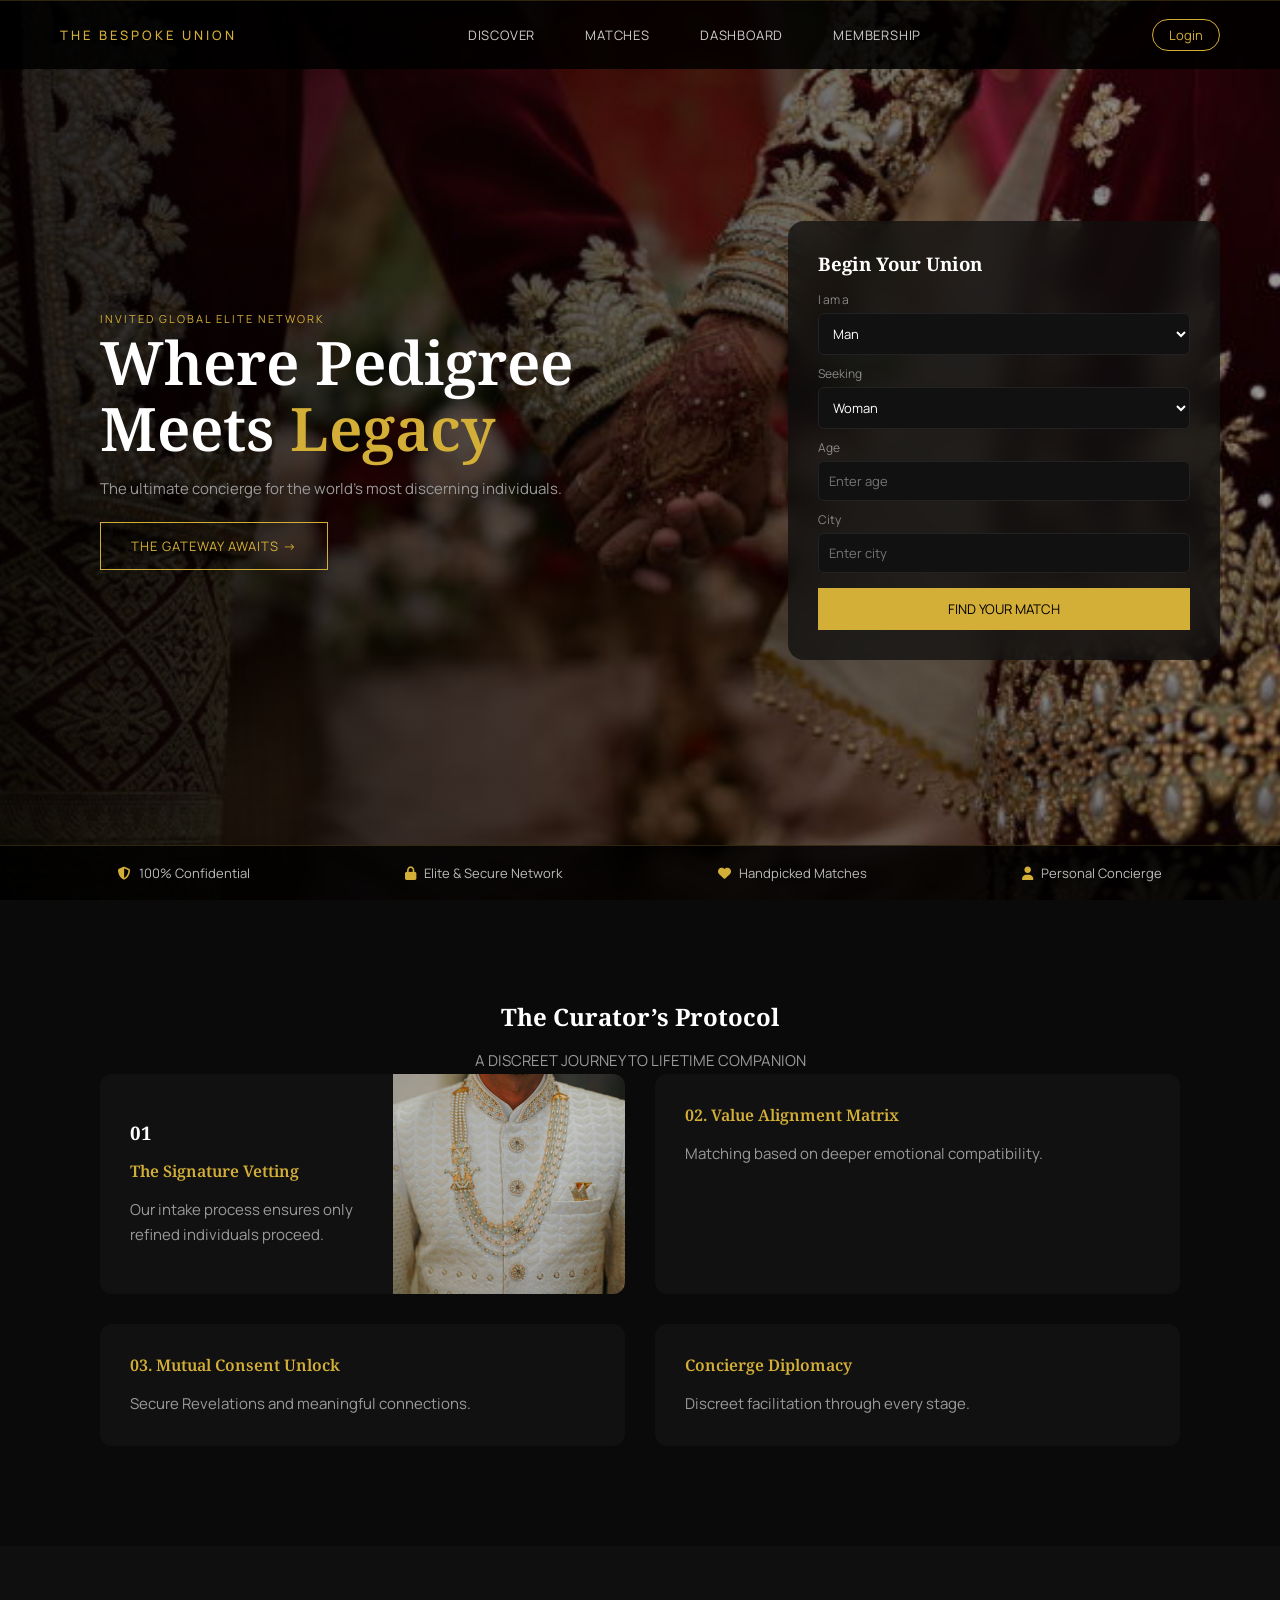
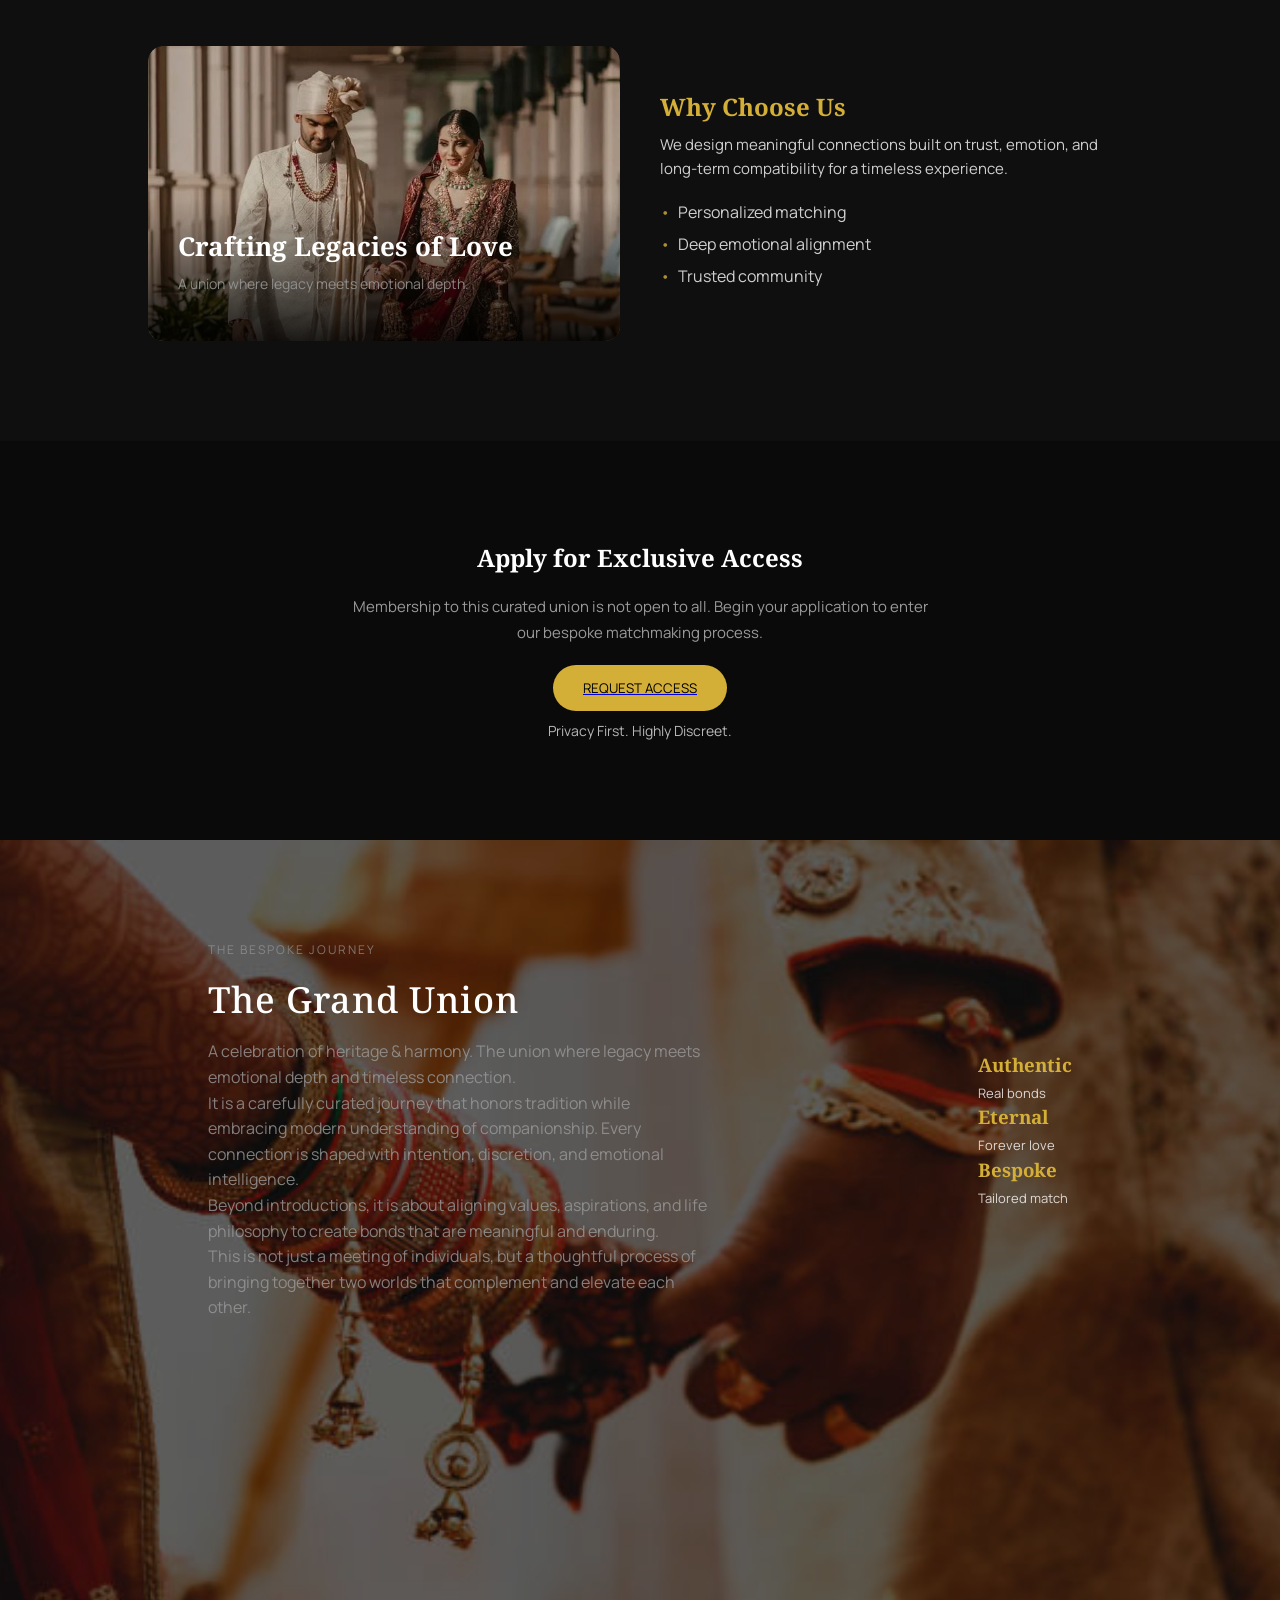
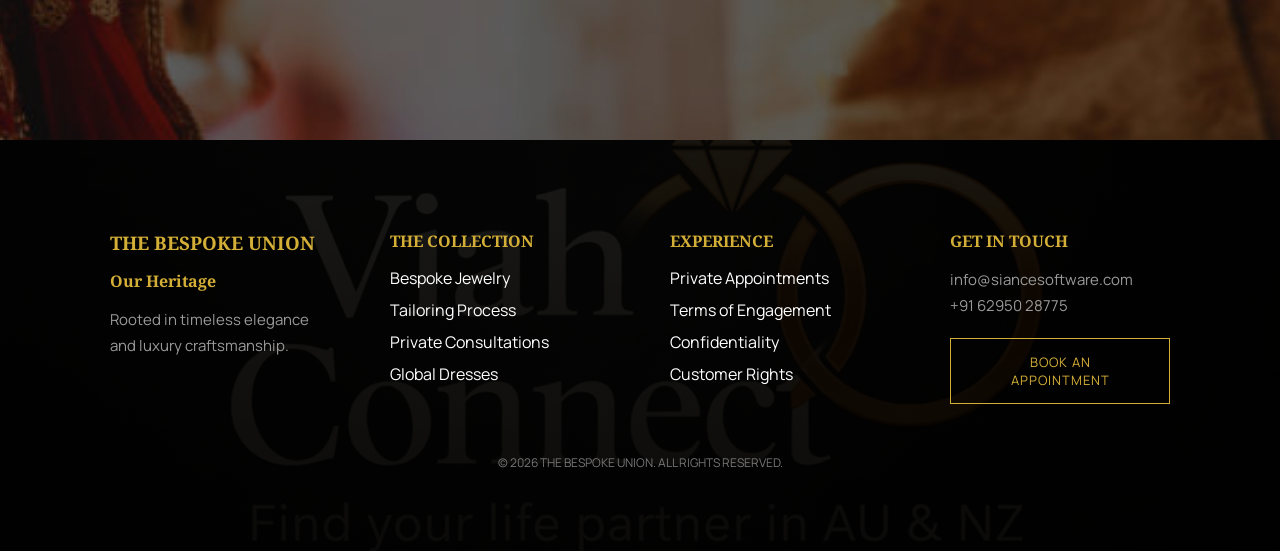
<file: index.html>
<!DOCTYPE html>
<html lang="en">
<head>
<meta charset="UTF-8">
<meta name="viewport" content="width=device-width, initial-scale=1.0">

<title>Bespoke Union</title>

<link href="https://fonts.googleapis.com/css2?family=Manrope:wght@300;400;500;600&family=Noto+Serif:wght@400;600;700&display=swap" rel="stylesheet">
<link rel="stylesheet" href="css/style.css">
<link rel="stylesheet" href="https://cdnjs.cloudflare.com/ajax/libs/font-awesome/6.6.0/css/all.min.css">
</head>

<body>
  <input type="checkbox" id="login-toggle">

<!-- NAVBAR -->
<header class="navbar">
    <div class="container nav-wrapper">
  
  

  <div class="nav-left">
    <div class="logo">THE BESPOKE UNION</div>
  </div>
   

  <nav class="nav-center">
    <a href="discover.html">Discover</a>
    <a href="#">Matches</a>
    <a href="dashboard.html">Dashboard</a>
    <a href="#">Membership</a>
  </nav>
  <div class="nav-right">
      <label for="login-toggle" class="login-btn">Login</label>
    </div>

</div>
  
</div>
  

</header>

<!-- HERO -->
<section class="hero">
  <div class="container">
    
  

  <div class="overlay"></div>
  <div class="gold-light"></div>

  <div class="hero-grid">

    <div class="hero-left">
      <p class="badge">INVITED GLOBAL ELITE NETWORK</p>

      <h1>
        Where Pedigree <br>
        Meets <span>Legacy</span>
      </h1>

      <p class="sub">
        The ultimate concierge for the world's most discerning individuals.
      </p>
      <a href="gateway.html">
      <button class="btn">THE GATEWAY AWAITS →</button>
    </a>
    </div>

    <div class="hero-form">
      <h3>Begin Your Union</h3>

      <label>I am a</label>
      <select>
        <option>Man</option>
        <option>Woman</option>
      </select>

      <label>Seeking</label>
      <select>
        <option>Woman</option>
        <option>Man</option>
      </select>

      <label>Age</label>
      <input type="text" placeholder="Enter age">

      <label>City</label>
      <input type="text" placeholder="Enter city">

      <button>FIND YOUR MATCH</button>
    </div>
    <div class="hero-bottom">
  <div class="hb-item">
    <i class="fa fa-shield-alt"></i>
    <span>100% Confidential</span>
  </div>

  <div class="hb-item">
    <i class="fa fa-lock"></i>
    <span>Elite & Secure Network</span>
  </div>

  <div class="hb-item">
    <i class="fa fa-heart"></i>
    <span>Handpicked Matches</span>
  </div>

  <div class="hb-item">
    <i class="fa fa-user"></i>
    <span>Personal Concierge</span>
  </div>
</div>

  </div>
</div>
</section>

<!-- PROTOCOL -->
<section class="protocol">
  <div class="container">

  <h2>The Curator’s Protocol</h2>
  <p class="sub">A DISCREET JOURNEY TO LIFETIME COMPANION</p>

  <div class="protocol-grid">

    <div class="card card-1 split-card">

  <!-- LEFT TEXT -->
  <div class="text-side">
    <h3>01</h3>
    <h4>The Signature Vetting</h4>
    <p>Our intake process ensures only refined individuals proceed.</p>
  </div>

  <!-- RIGHT IMAGE -->
  <div class="image-side">
    <img src="images/protocal1.png" alt="Protocol Image">
  </div>

</div>

    <div class="card card-2">
      <div class="dot"></div>
      <h4>02. Value Alignment Matrix</h4>
      <p>Matching based on deeper emotional compatibility.</p>
    </div>

    <div class="card card-3">
      <h4>03. Mutual Consent Unlock</h4>
      <p>Secure Revelations and meaningful connections.</p>
    </div>

    <div class="card card-4">
      <h4>Concierge Diplomacy</h4>
      <p>Discreet facilitation through every stage.</p>
    </div>

  </div>
  </div>

</section>

<!-- STORY -->
<section class="story">
  <div class="container">

  <div class="story-wrapper">

    <!-- LEFT IMAGE -->
    <div class="story-img">

      <img src="images/image.png" alt="">

      <!-- BOTTOM OVERLAY ON IMAGE -->
      <div class="story-overlay">
        <h2>Crafting Legacies of Love</h2>
        <p>A union where legacy meets emotional depth.</p>

      </div>

    </div>

    <!-- RIGHT CONTENT -->
    <div class="story-right">

      <h3>Why Choose Us</h3>

      <p>
        We design meaningful connections built on trust, emotion, and long-term compatibility for a timeless experience.
      </p>

      <ul>
        <li>Personalized matching</li>
        <li>Deep emotional alignment</li>
        <li>Trusted community</li>
      </ul>

    </div>

  </div>
  </div>

</section>

<!-- CTA -->
<section class="cta">
  <div class="container">

  <div class="cta-container">

    <h2>Apply for Exclusive Access</h2>

    <p>
      Membership to this curated union is not open to all. Begin your application
      to enter our bespoke matchmaking process.
    </p>
  <a href="apply.html">
    <button class="cta-btn">REQUEST ACCESS</button>
  </a>
    <span>Privacy First. Highly Discreet.</span>

  </div>
  </div>

</section>

<!-- GRAND UNION (ONLY ONE) -->
<section class="grand-union">
  <div class="container">

  <img src="images/grand.png" class="grand-img">

  <div class="grand-overlay"></div>

  <div class="grand-content">

  <div class="left">
  <p class="tag">THE BESPOKE JOURNEY</p>

  <h2>The Grand Union</h2>

  <p class="desc">
    A celebration of heritage & harmony. The union where legacy meets emotional depth and timeless connection.
  </p>

  <p class="desc">
    It is a carefully curated journey that honors tradition while embracing modern understanding of companionship.
    Every connection is shaped with intention, discretion, and emotional intelligence.
  </p>

  <p class="desc">
    Beyond introductions, it is about aligning values, aspirations, and life philosophy to create bonds that are
    meaningful and enduring.
  </p>

  <p class="desc">
    This is not just a meeting of individuals, but a thoughtful process of bringing together two worlds that
    complement and elevate each other.
  </p>
</div>

   <div class="right">

  <div class="item">
    <h3>Authentic</h3>
    <p>Real bonds</p>
  </div>

  <div class="item">
    <h3>Eternal</h3>
    <p>Forever love</p>
  </div>

  <div class="item">
    <h3>Bespoke</h3>
    <p>Tailored match</p>
  </div>

</div>

  </div>
  </div>

</section>

<footer class="footer">
  <div class="container">

  <div class="footer-container">

    <div>
      <h3>THE BESPOKE UNION</h3>
      <h4>Our Heritage</h4>
      <p>Rooted in timeless elegance and luxury craftsmanship.</p>
    </div>

    <div>
      <h4>THE COLLECTION</h4>
      <ul>
        <li>Bespoke Jewelry</li>
        <li>Tailoring Process</li>
        <li>Private Consultations</li>
        <li>Global Dresses</li>
      </ul>
    </div>

    <div>
      <h4>EXPERIENCE</h4>
      <ul>
        <li>Private Appointments</li>
        <li>Terms of Engagement</li>
        <li>Confidentiality</li>
        <li>Customer Rights</li>
      </ul>
    </div>

    <div>
      <h4>GET IN TOUCH</h4>
      <p>info@siancesoftware.com</p>
      <p>+91 62950 28775</p>
      <a href="appointment.html">
        <button class="btn">BOOK AN APPOINTMENT</button>
      </a>
    </div>

  </div>

  <div class="footer-bottom">
    © 2026 THE BESPOKE UNION. ALL RIGHTS RESERVED.
  </div>
</div>

</footer>
<div class="login-modal">

  <!-- CLICK OUTSIDE CLOSE -->
  <label for="login-toggle" class="login-overlay"></label>

  <div class="login-box">

    <label for="login-toggle" class="close-btn">×</label>

    <h2>Welcome back!</h2>
    <p class="login-sub">Login to continue</p>

    <input type="text" placeholder="Mobile No. / Email ID">
    <input type="password" placeholder="Password">

    <div class="login-options">
      <label><input type="checkbox"> Stay Logged in</label>
      <a href="#">Forgot Password?</a>
    </div>

    <button class="login-submit">Login</button>

    <div class="divider">OR</div>

    <button class="otp-btn">Login with OTP</button>

    <p class="signup">
      New here? <span>Sign Up Free</span>
    </p>

  </div>

</div>
</body>
</html>
</file>
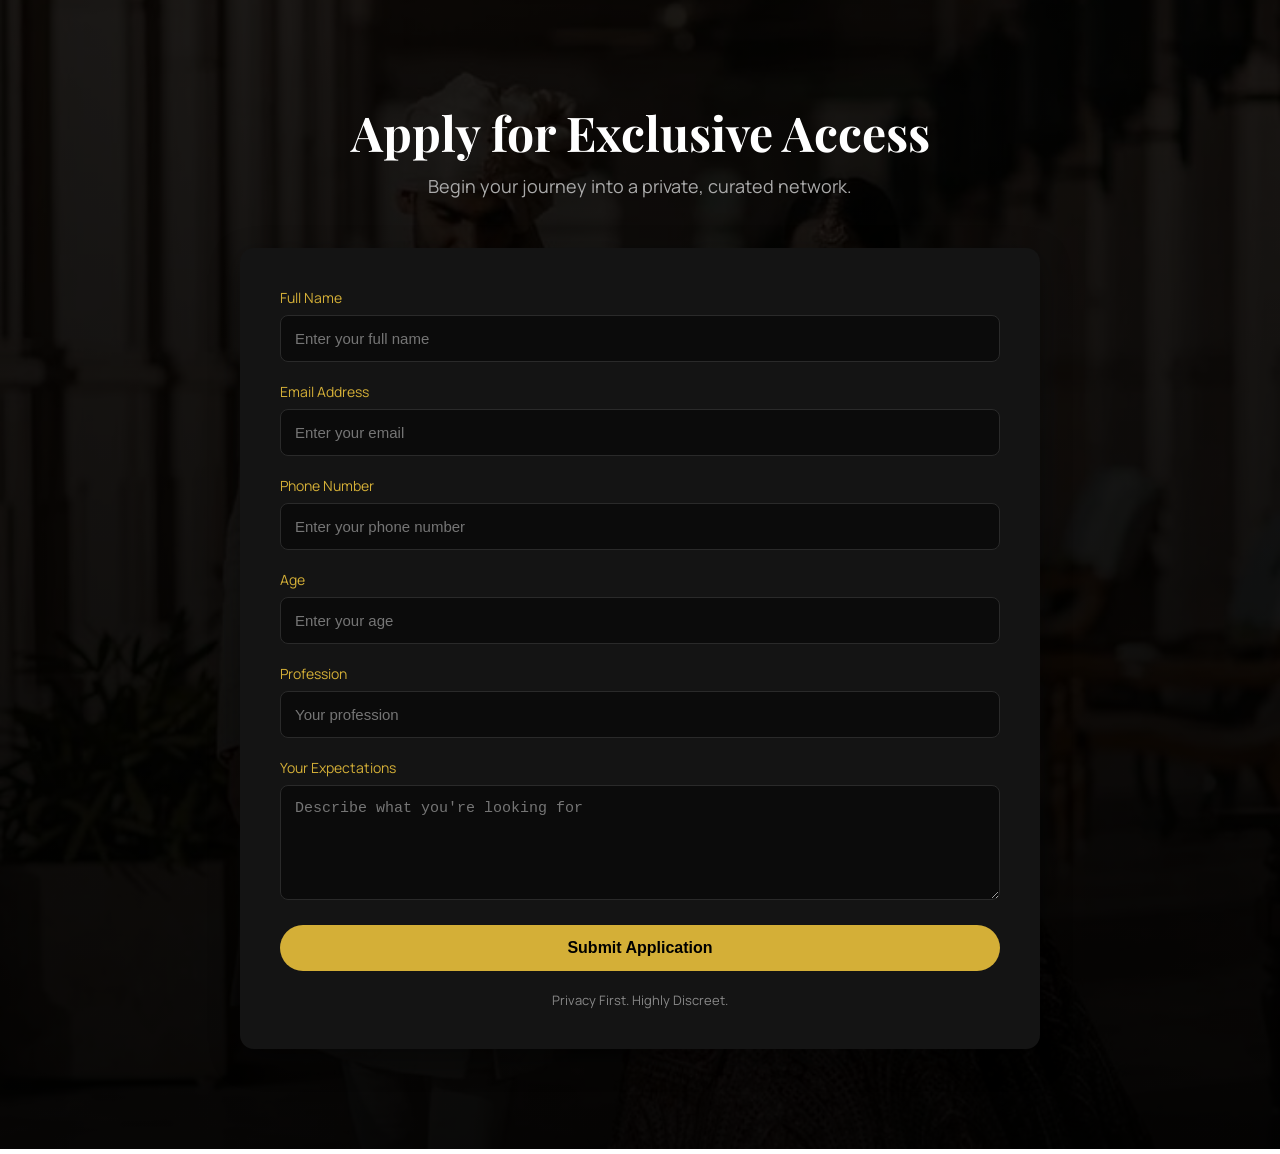
<file: apply.html>
<!DOCTYPE html>
<html lang="en">
<head>
  <meta charset="UTF-8" />
  <meta name="viewport" content="width=device-width, initial-scale=1.0" />
  <title>Apply for Exclusive Access</title>

  <link rel="stylesheet" href="css/apply.css" />

  <link
    href="https://fonts.googleapis.com/css2?family=Manrope:wght@300;400;600&family=Playfair+Display:wght@500&display=swap"
    rel="stylesheet"
  />
</head>
<body>

  <section class="apply-page">
    <div class="container">

      <div class="header">
        <h1>Apply for Exclusive Access</h1>
        <p>Begin your journey into a private, curated network.</p>
      </div>

      <div class="form-box">
        <form>

          <div class="form-group">
            <label>Full Name</label>
            <input type="text" placeholder="Enter your full name" />
          </div>

          <div class="form-group">
            <label>Email Address</label>
            <input type="email" placeholder="Enter your email" />
          </div>

          <div class="form-group">
            <label>Phone Number</label>
            <input type="tel" placeholder="Enter your phone number" />
          </div>

          <div class="form-group">
            <label>Age</label>
            <input type="number" placeholder="Enter your age" />
          </div>

          <div class="form-group">
            <label>Profession</label>
            <input type="text" placeholder="Your profession" />
          </div>

          <div class="form-group">
            <label>Your Expectations</label>
            <textarea rows="5" placeholder="Describe what you're looking for"></textarea>
          </div>

          <button type="submit" class="submit-btn">
            Submit Application
          </button>
        </form>

        <p class="privacy-text">Privacy First. Highly Discreet.</p>
      </div>

    </div>
  </section>

</body>
</html>
</file>
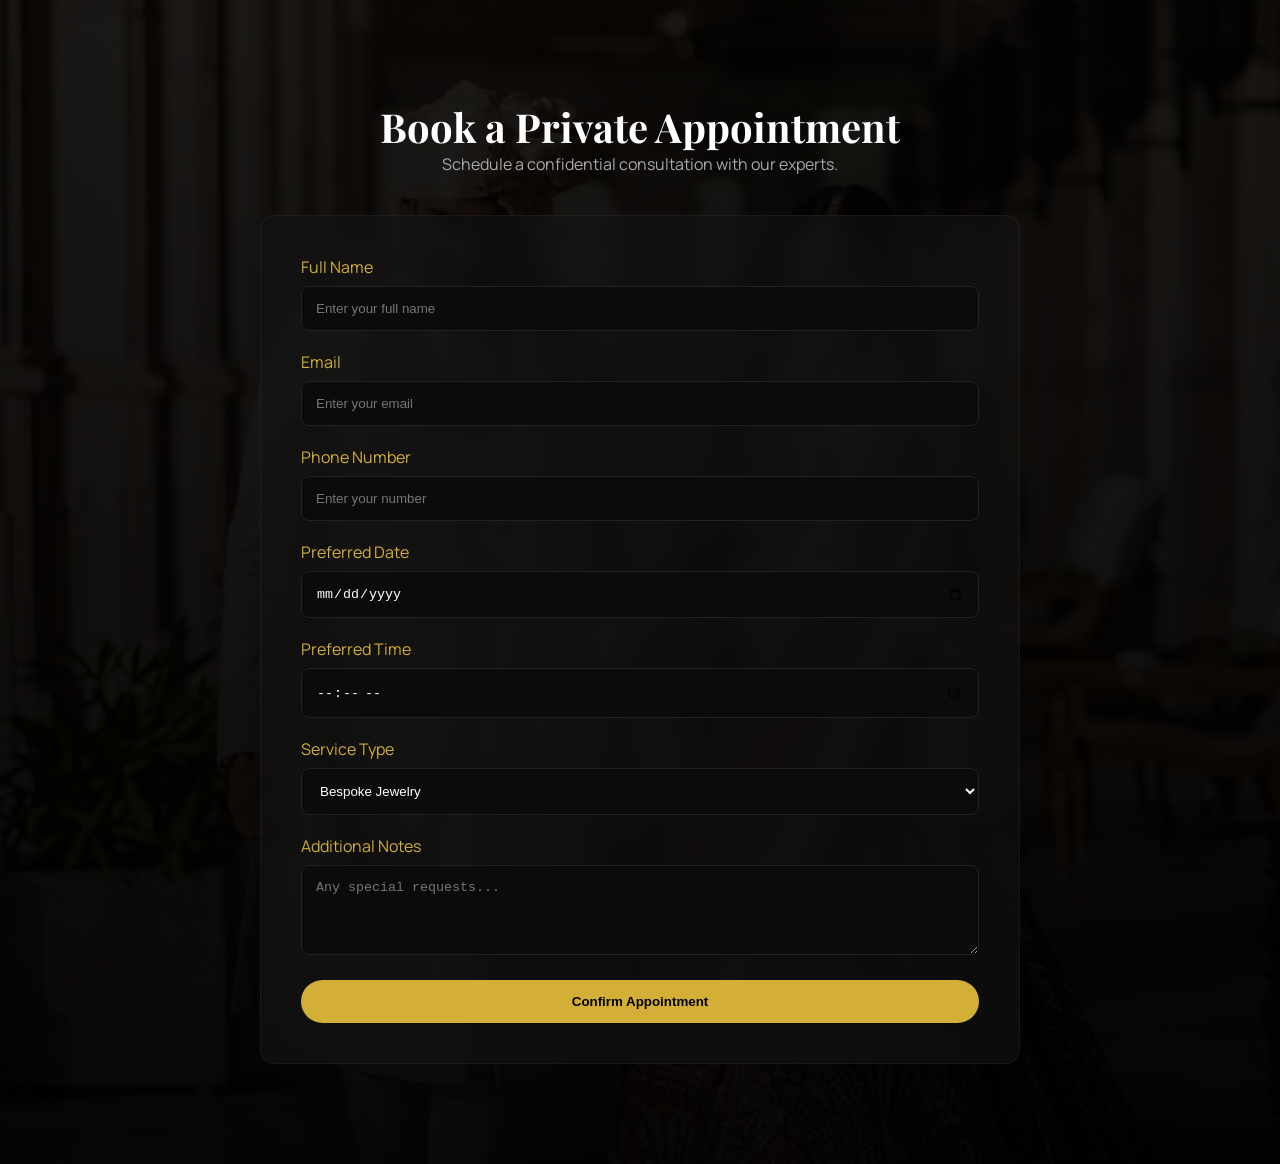
<file: appointment.html>
<!DOCTYPE html>
<html lang="en">
<head>
<meta charset="UTF-8">
<meta name="viewport" content="width=device-width, initial-scale=1.0">

<title>Book Appointment</title>

<link href="https://fonts.googleapis.com/css2?family=Manrope:wght@300;400;600&family=Playfair+Display:wght@500&display=swap" rel="stylesheet">

<link rel="stylesheet" href="css/appointment.css">
</head>

<body>

<div class="container">

  <div class="header">
    <h1>Book a Private Appointment</h1>
    <p>Schedule a confidential consultation with our experts.</p>
  </div>

  <div class="form-box">

    <form>

      <div class="form-group">
        <label>Full Name</label>
        <input type="text" placeholder="Enter your full name">
      </div>

      <div class="form-group">
        <label>Email</label>
        <input type="email" placeholder="Enter your email">
      </div>

      <div class="form-group">
        <label>Phone Number</label>
        <input type="tel" placeholder="Enter your number">
      </div>

      <div class="form-group">
        <label>Preferred Date</label>
        <input type="date">
      </div>

      <div class="form-group">
        <label>Preferred Time</label>
        <input type="time">
      </div>

      <div class="form-group">
        <label>Service Type</label>
        <select>
          <option>Bespoke Jewelry</option>
          <option>Tailoring Consultation</option>
          <option>Private Matchmaking</option>
        </select>
      </div>

      <div class="form-group">
        <label>Additional Notes</label>
        <textarea rows="4" placeholder="Any special requests..."></textarea>
      </div>

      <button class="btn">Confirm Appointment</button>

    </form>

  </div>

</div>

</body>
</html>
</file>
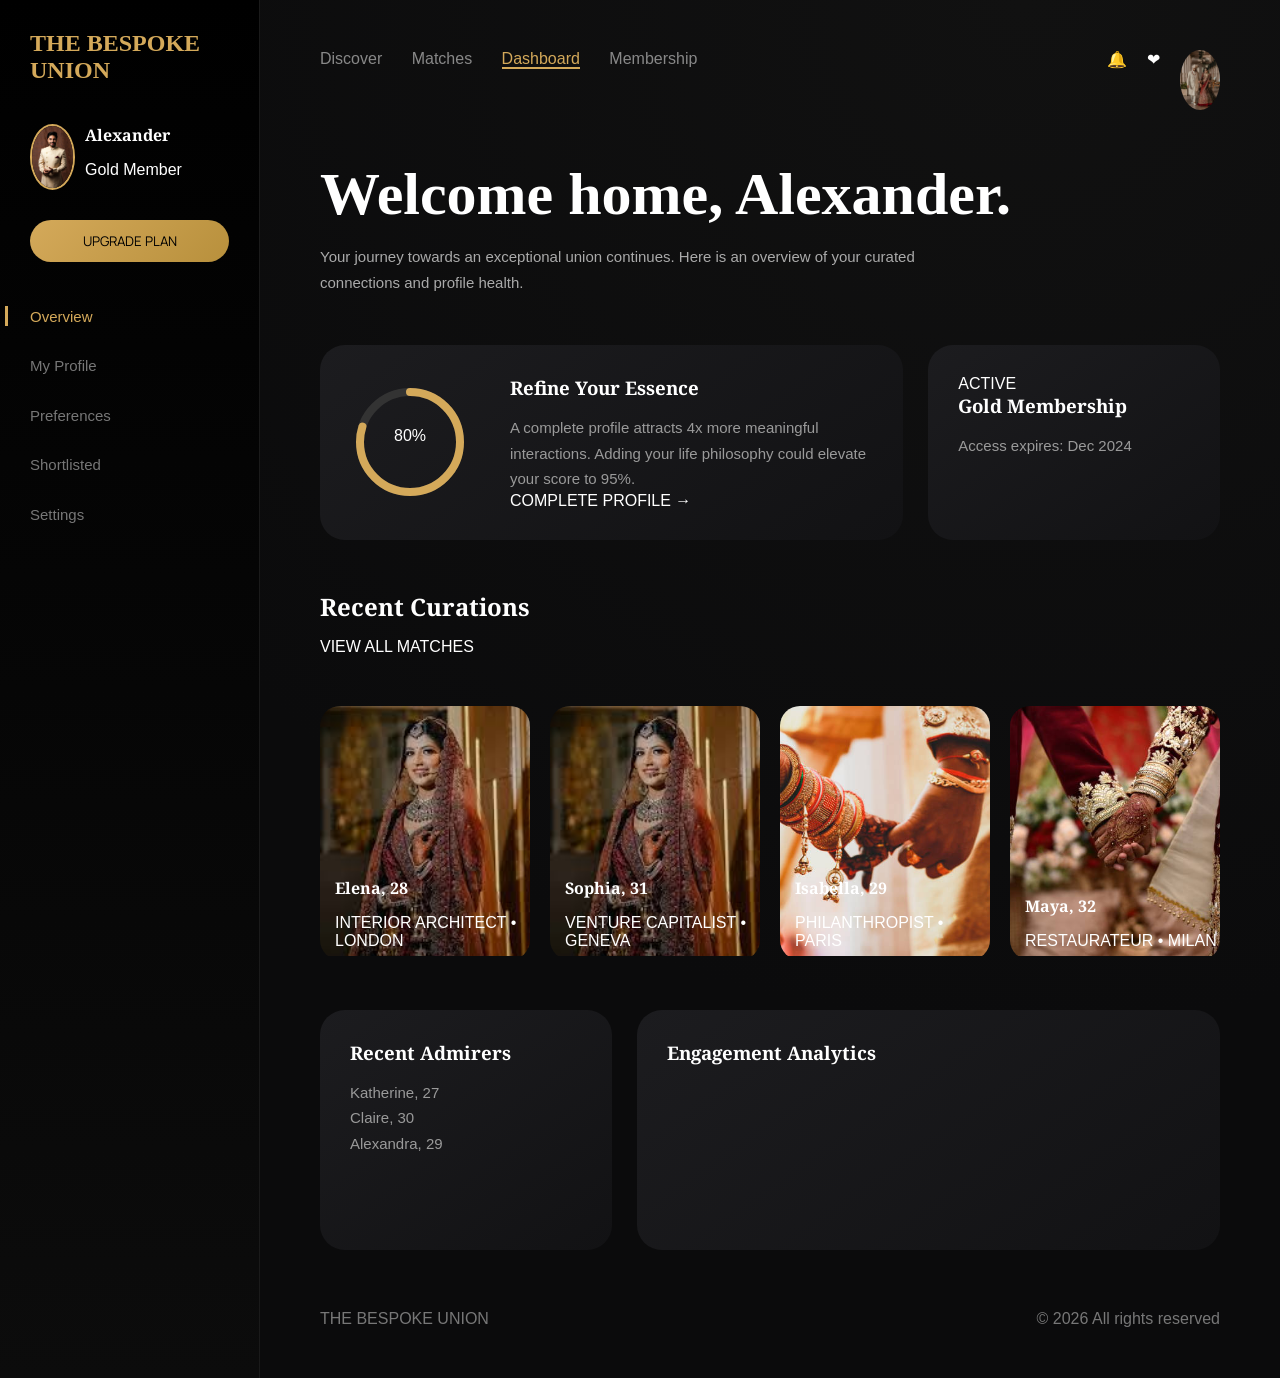
<file: dashboard.html>
<!DOCTYPE html>
<html lang="en">
<head>
<meta charset="UTF-8">
<meta name="viewport" content="width=device-width, initial-scale=1.0">

<title>Dashboard - Bespoke Union</title>

<link href="https://fonts.googleapis.com/css2?family=Manrope:wght@300;400;500&family=Noto+Serif:wght@500;600&display=swap" rel="stylesheet">
<link rel="stylesheet" href="css/style.css">

</head>

<body class="dashboard-page">

<div class="dashboard-wrapper">

  <!-- SIDEBAR -->
  <aside class="dashboard-sidebar">

    <h2 class="dashboard-logo">THE BESPOKE UNION</h2>

    <div class="dashboard-user">
      <img src="images/protocal.png" alt="">
      <div>
        <h4>Alexander</h4>
        <span>Gold Member</span>
      </div>
    </div>

    <button class="dashboard-upgrade-btn">UPGRADE PLAN</button>

    <nav class="dashboard-nav">
      <p class="active">Overview</p>
      <p>My Profile</p>
      <p>Preferences</p>
      <p>Shortlisted</p>
      <p>Settings</p>
    </nav>

  </aside>


  <!-- MAIN CONTENT -->
  <main class="dashboard-main">

    <!-- TOPBAR -->
    <div class="dashboard-topbar">

      <div class="dashboard-menu">
        <a href="discover.html">Discover</a>
        <a href="#">Matches</a>
        <a class="active">Dashboard</a>
        <a href="#">Membership</a>
      </div>

      <div class="dashboard-icons">
        <span>🔔</span>
        <span>❤</span>
        <img src="images/image.png" alt="">
      </div>

    </div>


    <!-- TITLE -->
    <h1 class="dashboard-title">Welcome home, Alexander.</h1>

    <p class="dashboard-subtitle">
      Your journey towards an exceptional union continues. Here is an overview of your curated connections and profile health.
    </p>


    <!-- TOP CARDS -->
    <div class="dashboard-cards-top">

      <!-- PROFILE COMPLETION -->
      <div class="dashboard-card dashboard-card-large">

        <div class="dashboard-progress-ring">
          <svg width="120" height="120">
            <circle class="bg" cx="60" cy="60" r="50"></circle>
            <circle class="progress" cx="60" cy="60" r="50"></circle>
          </svg>
          <span>80%</span>
        </div>

        <div>
          <h3>Refine Your Essence</h3>
          <p>
            A complete profile attracts 4x more meaningful interactions. Adding your life philosophy could elevate your score to 95%.
          </p>
          <a class="dashboard-link">COMPLETE PROFILE →</a>
        </div>

      </div>

      <!-- MEMBERSHIP -->
      <div class="dashboard-card dashboard-card-membership">
        <span class="dashboard-badge">ACTIVE</span>
        <h3>Gold Membership</h3>
        <p>Access expires: Dec 2024</p>
      </div>

    </div>


    <!-- MATCHES SECTION -->
    <div class="dashboard-section-head">
      <h2>Recent Curations</h2>
      <a>VIEW ALL MATCHES</a>
    </div>

    <div class="dashboard-matches">

      <div class="dashboard-match">
        <img src="images/image2.png" alt="">
        <div class="dashboard-match-info">
          <h4>Elena, 28</h4>
          <span>INTERIOR ARCHITECT • LONDON</span>
        </div>
      </div>

      <div class="dashboard-match">
        <img src="images/image2.png" alt="">
        <div class="dashboard-match-info">
          <h4>Sophia, 31</h4>
          <span>VENTURE CAPITALIST • GENEVA</span>
        </div>
      </div>

      <div class="dashboard-match">
        <img src="images/grand.png" alt="">
        <div class="dashboard-match-info">
          <h4>Isabella, 29</h4>
          <span>PHILANTHROPIST • PARIS</span>
        </div>
      </div>

      <div class="dashboard-match">
        <img src="images/hero.png" alt="">
        <div class="dashboard-match-info">
          <h4>Maya, 32</h4>
          <span>RESTAURATEUR • MILAN</span>
        </div>
      </div>

    </div>


    <!-- BOTTOM SECTION -->
    <div class="dashboard-bottom">

      <!-- ADMIRERS -->
      <div class="dashboard-card dashboard-admirers">
        <h3>Recent Admirers</h3>
        <p>Katherine, 27</p>
        <p>Claire, 30</p>
        <p>Alexandra, 29</p>
      </div>

      <!-- ANALYTICS -->
      <div class="dashboard-card dashboard-analytics">
        <h3>Engagement Analytics</h3>

        <div class="dashboard-bars">
          <div></div>
          <div></div>
          <div class="gold"></div>
          <div></div>
        </div>

      </div>

    </div>


    <!-- FOOTER -->
    <div class="dashboard-footer">
      <span>THE BESPOKE UNION</span>
      <span>© 2026 All rights reserved</span>
    </div>

  </main>

</div>

</body>
</html>
</file>
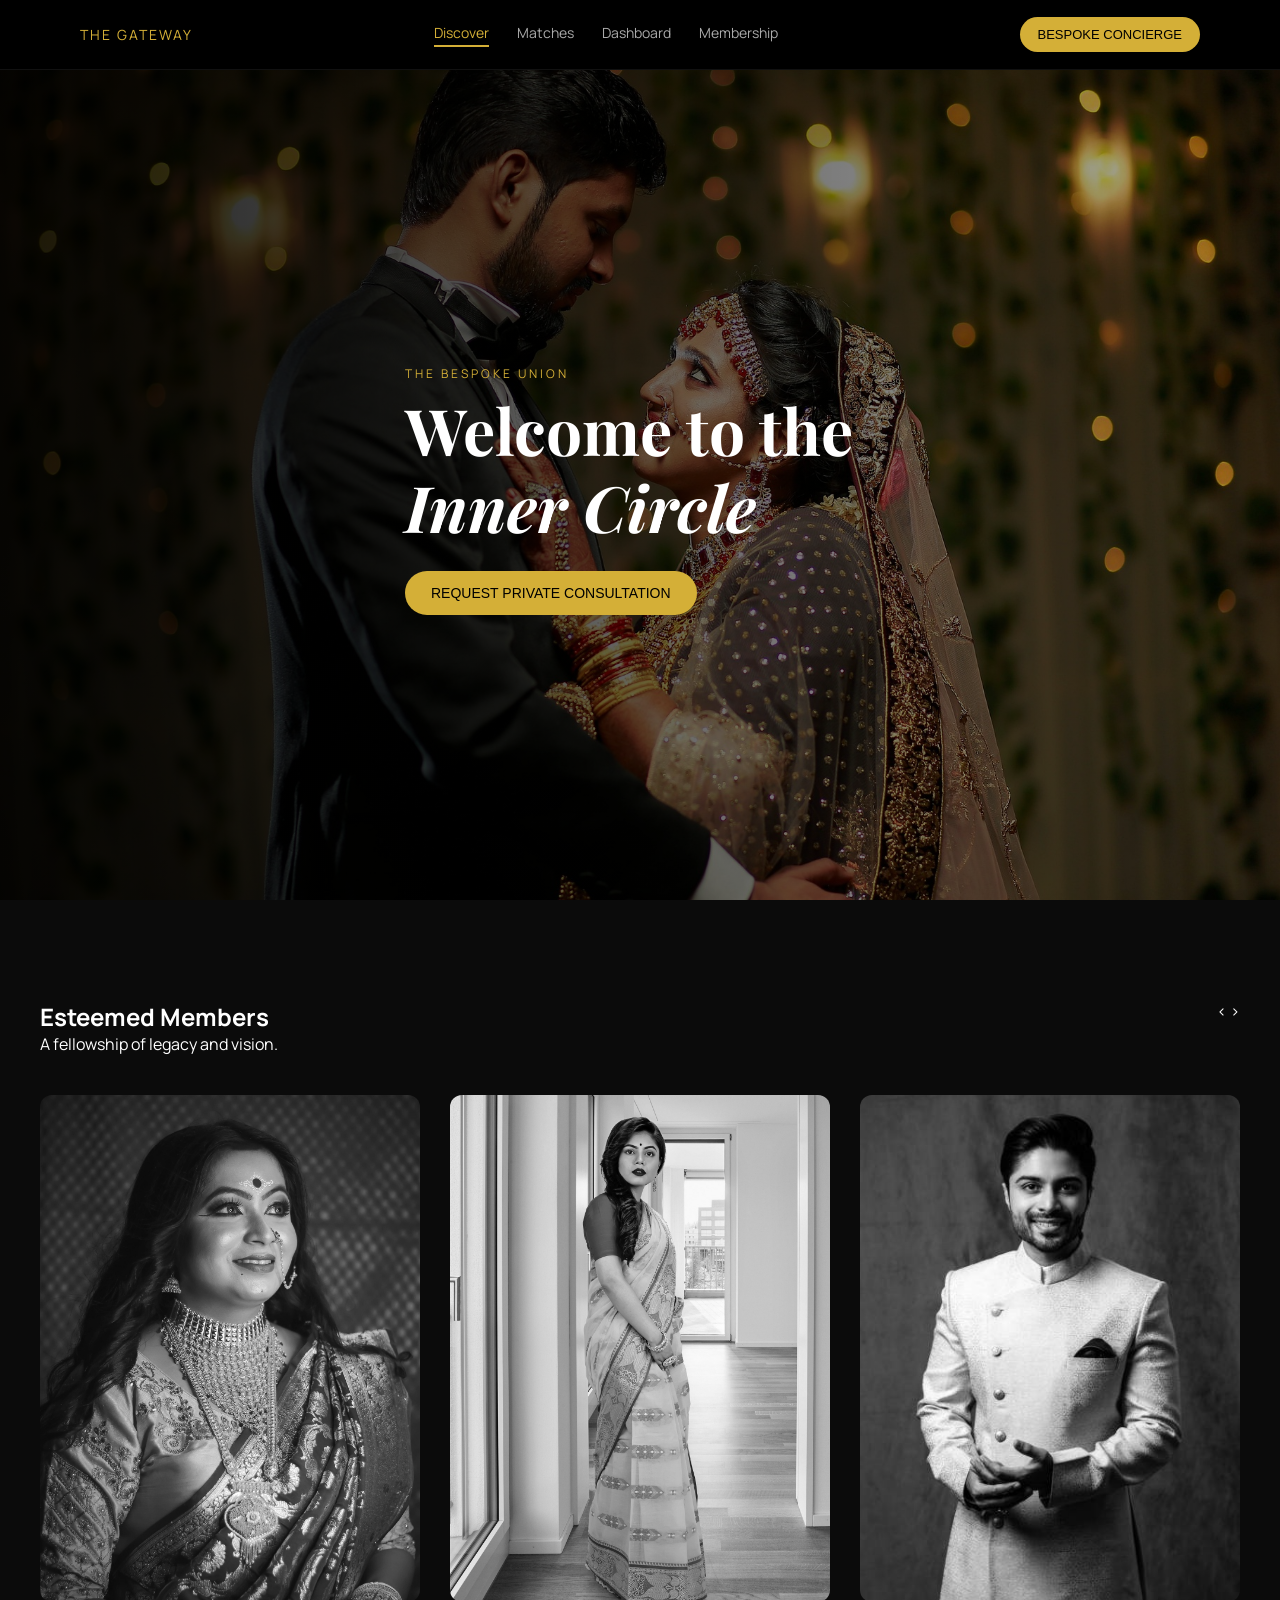
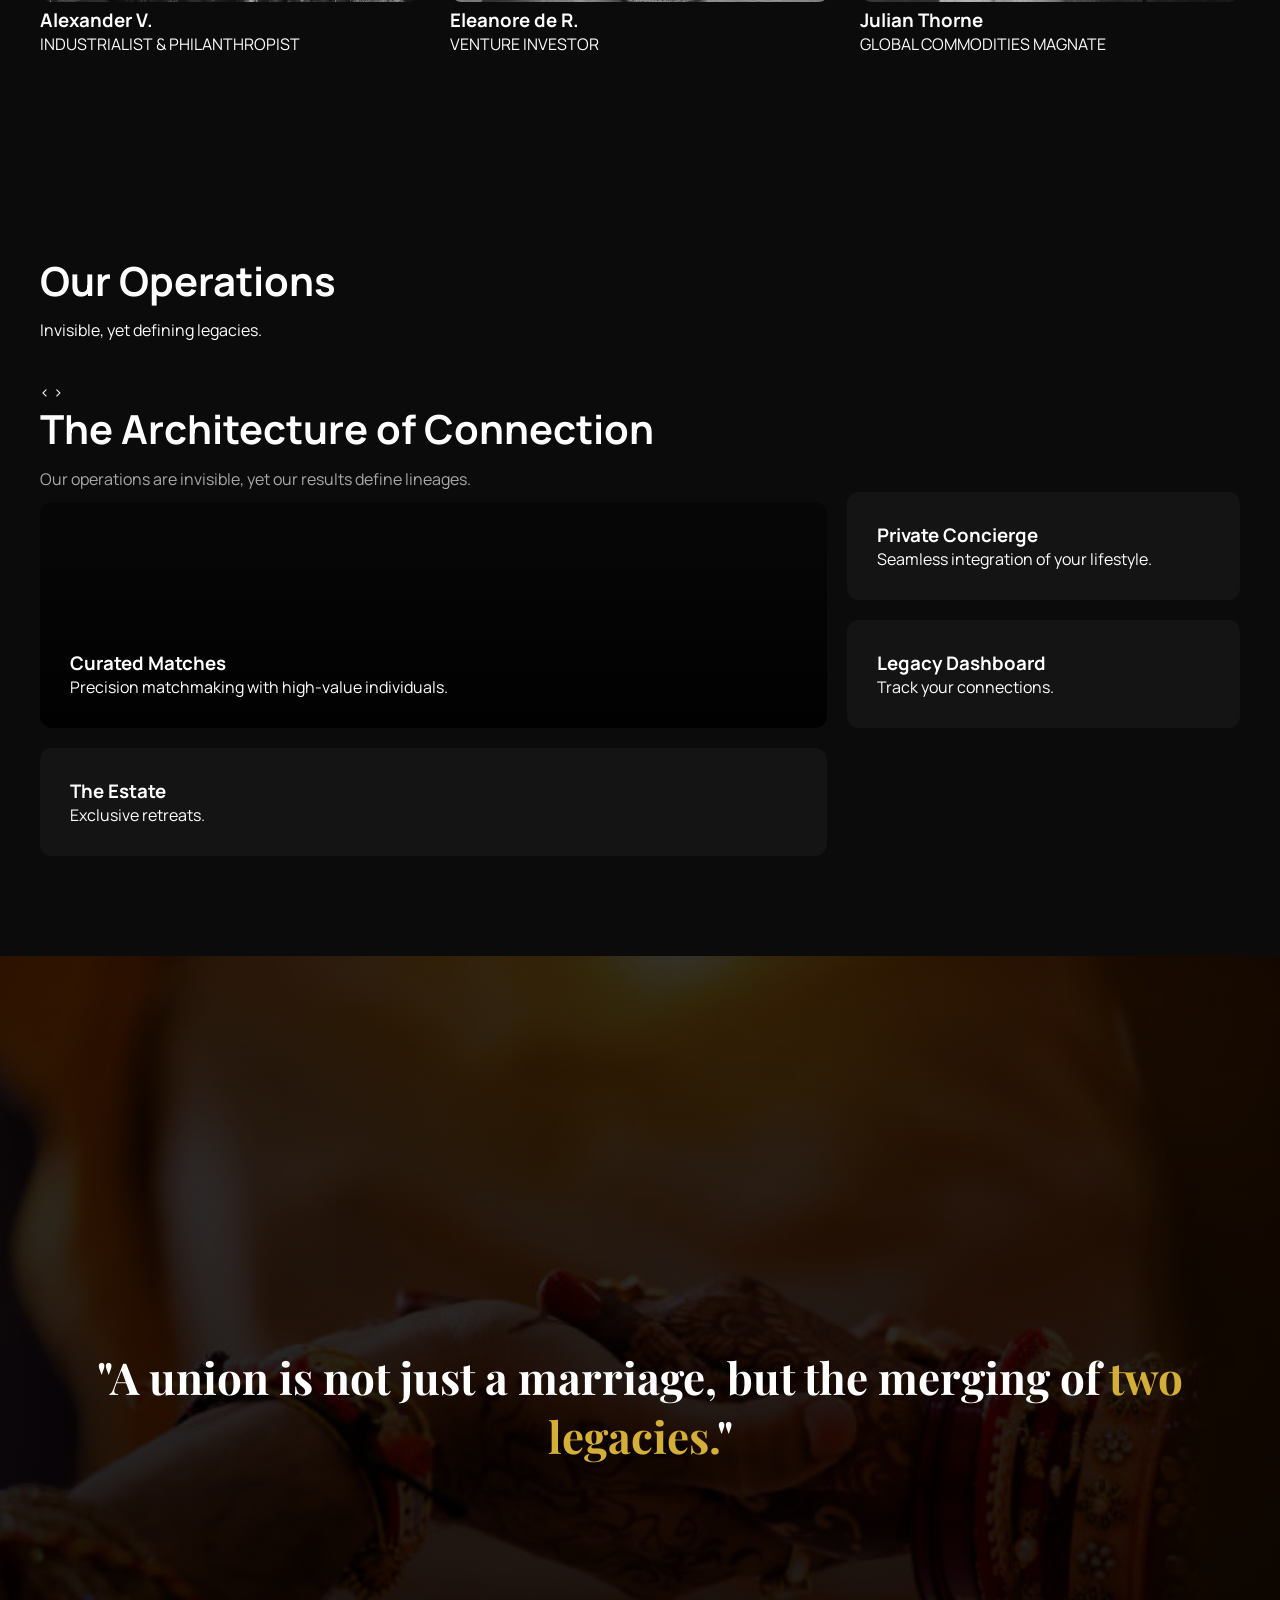
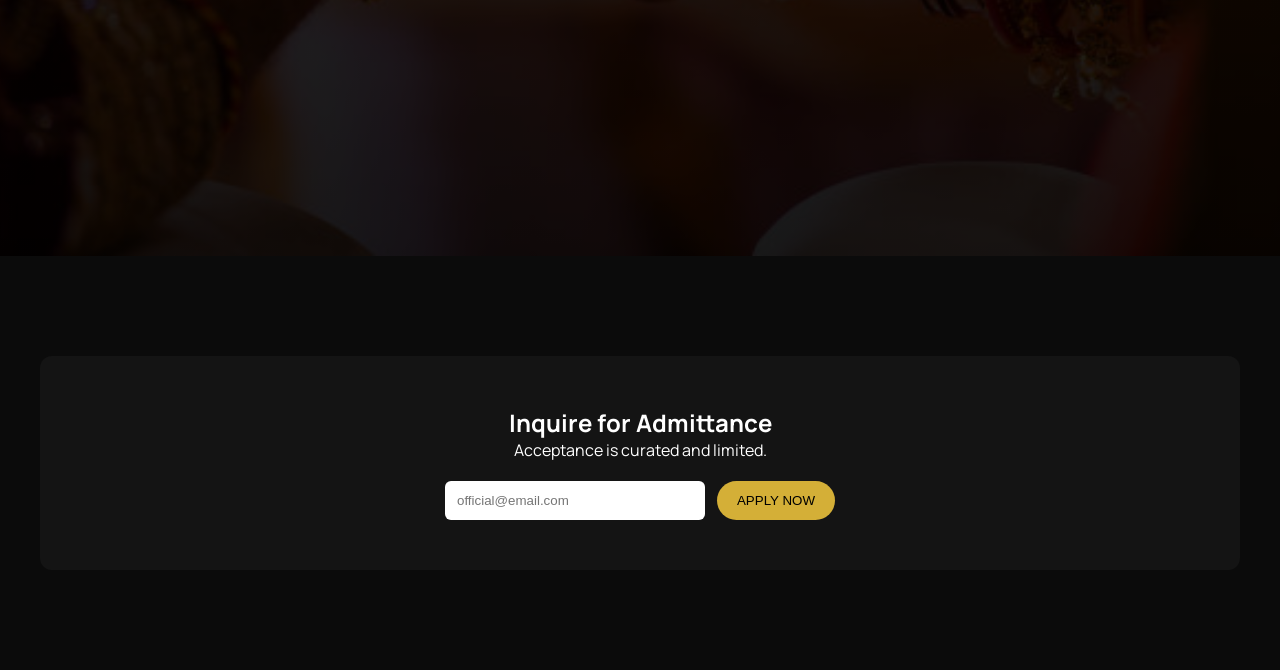
<file: gateway.html>
<!DOCTYPE html>
<html lang="en">
<head>
<meta charset="UTF-8">
<meta name="viewport" content="width=device-width, initial-scale=1.0">

<title>The Gateway</title>

<link href="https://fonts.googleapis.com/css2?family=Playfair+Display:wght@400;600&family=Manrope:wght@300;400;500&display=swap" rel="stylesheet">
<link rel="stylesheet" href="css/gateway.css">

</head>

<body>

<!-- NAV -->
<nav class="nav">
    <div class="container nav-inner">
  <div class="logo">THE GATEWAY</div>

  <div class="menu">
    <a class="active">Discover</a>
    <a>Matches</a>
    <a>Dashboard</a>
    <a>Membership</a>
  </div>

  <div class="right">
    <button class="gold-btn">BESPOKE CONCIERGE</button>
   
  </div>
  </div>
</nav>

<!-- HERO -->
<section class="hero">
  <div class="container hero-content">
    <p class="tag">THE BESPOKE UNION</p>
    <h1>Welcome to the <br><span>Inner Circle</span></h1>
    <button class="btn">REQUEST PRIVATE CONSULTATION</button>
  </div>
</section>

<!-- MEMBERS -->
<section class="members container">
  <div class="top-row">
    <div>
      <h2>Esteemed Members</h2>
      <p>A fellowship of legacy and vision.</p>
    </div>
    <div class="arrows">
      <span>‹</span>
      <span>›</span>
    </div>
  </div>

  <div class="cards">
    <div class="card">
      <img src="./images/girls2.jpg">
      <h3>Alexander V.</h3>
      <p>INDUSTRIALIST & PHILANTHROPIST</p>
    </div>

    <div class="card">
      <img src="./images/grils1.jpg">
      <h3>Eleanore de R.</h3>
      <p>VENTURE INVESTOR</p>
    </div>

    <div class="card">
      <img src="./images/protocal.png">
      <h3>Julian Thorne</h3>
      <p>GLOBAL COMMODITIES MAGNATE</p>
    </div>
  </div>
</section>

<!-- OPERATIONS -->
<section class="container operations">
  <div class="top-text">
    <div>
      <h2>Our Operations</h2>
      <p>Invisible, yet defining legacies.</p>
    </div>
    </div>
    <div class="arrows">
      <span>‹</span>
      <span>›</span>
    </div>
  <h2>The Architecture of Connection</h2>
  <p class="sub">Our operations are invisible, yet our results define lineages.</p>

  <div class="ops-grid">
    <div class="op big">
        <div class="content">
      <h3>Curated Matches</h3>
      <p>Precision matchmaking with high-value individuals.</p>
    </div>
    </div>

    <div class="op dark">
      <h3>Private Concierge</h3>
      <p>Seamless integration of your lifestyle.</p>
    </div>

    <div class="op">
      <h3>Legacy Dashboard</h3>
      <p>Track your connections.</p>
    </div>

    <div class="op">
      <h3>The Estate</h3>
      <p>Exclusive retreats.</p>
    </div>
  </div>
</section>

<!-- QUOTE -->
<section class="quote">
    <div class="container">
  <h2>
    "A union is not just a marriage, but the merging of 
    <span>two legacies.</span>"
  </h2>
</div>
</section>

<!-- CTA -->
<section class="cta container">
  <h2>Inquire for Admittance</h2>
  <p>Acceptance is curated and limited.</p>

  <div class="form">
    <input type="email" placeholder="official@email.com">
    <button>APPLY NOW</button>
  </div>
</section>

</body>
</html>
</file>
<file: css/style.css>
:root{
  --gold:#d4af37;
  --bg:#0a0a0a;
}

/* RESET */
*{
  margin:0;
  padding:0;
  box-sizing:border-box;
}

body{
  font-family:'Manrope', sans-serif;
  font-weight:400;
  background:var(--bg);
  color:#fff;
  overflow-x:hidden;
}
/* GLOBAL CONTAINER FIX */
.container{
  max-width:1200px;
  margin:0 auto;
  width:100%;
  padding:0 20px;
}
h1,h2,h3,h4,
.gold-card h2,
.ux-hero h1,
.ux-card-body h3,
.ux-insight-content h2{
  font-family:'Noto Serif', serif;
}
button,
input,
select,
label,
.nav-center a,
.nav-right i{
  font-family:'Manrope', sans-serif;
}

section{
  padding:100px 80px;
}

h1,h2,h3,h4{
  margin-bottom:15px;
}

p{
  line-height:1.7;
  color:#9a9a9a;
  font-size:15px;
}

/* ================= NAVBAR ================= */
.navbar{
  position: fixed;
  top: 0;
  width: 100%;
  z-index: 1000;
  display: flex;
  justify-content: space-between;
  align-items: center;
  padding:18px 40px;

  background: rgba(0,0,0,0.85);
  border-top: 1px solid rgba(212,175,55,0.2);
}


/* HAMBURGER ICON */
.menu-icon{
  display:none;
  cursor:pointer;
  font-size:20px;
  color:#fff;
}
.nav-wrapper{
  display:flex;
  justify-content:space-between;
  align-items:center;
  width: 100%;
  /* padding: 18px 0; */
}

/* LOGO */
.logo{
  color: var(--gold);
  font-size:13px;
  letter-spacing:3px;
  font-weight:500;
}

/* CENTER MENU (FIXED ALIGNMENT) */
.nav-center{
  display: flex;
  align-items: center;
  gap: 30px; 
}
#menu-toggle{
  display:none;
}



.nav-center a:hover{
  color: var(--gold);
}

/* RIGHT ICONS (FIXED) */
.nav-right{
  display: flex;
  align-items: center;
  gap: 18px; 
}

.nav-right i{
  font-size:16px;
  color:#ccc;
  cursor:pointer;
  transition:0.3s;
}

.nav-right i:hover{
  color:var(--gold);
  transform:scale(1.2);
  text-shadow:0 0 10px rgba(212,175,55,0.6);
}
/* LOGIN BUTTON */
.login-btn{
  border:1px solid var(--gold);
  padding:6px 16px;
  font-size:13px;
  color:var(--gold);
  cursor:pointer;
  border-radius:20px;
  transition:0.3s;
}

.login-btn:hover{
  background:var(--gold);
  color:#000;
}

/* HIDE CHECKBOX */
#login-toggle{
  display:none;
}

/* MODAL BACKGROUND */
.login-modal{
  position:fixed;
  top:0;
  left:0;
  width:100%;
  height:100%;
  display:flex;
  justify-content:center;
  align-items:center;

  opacity:0;
  pointer-events:none;
  transition:0.3s;
  z-index:2000;
}

/* OPEN MODAL */
#login-toggle:checked ~ .login-modal{
  opacity:1;
  pointer-events:auto;
}

/* OVERLAY */
.login-overlay{
  position:absolute;
  width:100%;
  height:100%;
  background:rgba(0,0,0,0.7);
}

/* LOGIN BOX */
.login-box{
  position:relative;
  width:360px;
  background:#111;
  padding:30px;
  border-radius:12px;
  z-index:2;
  box-shadow:0 10px 40px rgba(0,0,0,0.6);
}

/* CLOSE BUTTON */
.close-btn{
  position:absolute;
  top:10px;
  right:15px;
  font-size:22px;
  cursor:pointer;
}

/* TITLE */
.login-box h2{
  text-align:center;
  margin-bottom:5px;
}

.login-sub{
  text-align:center;
  font-size:13px;
  color:#aaa;
  margin-bottom:20px;
}

/* INPUT */
.login-box input{
  width:100%;
  padding:12px;
  margin-bottom:12px;
  background:#000;
  border:1px solid #333;
  color:#fff;
  border-radius:6px;
}

/* OPTIONS */
.login-options{
  display:flex;
  justify-content:space-between;
  font-size:12px;
  margin-bottom:15px;
}

.login-options a{
  color:var(--gold);
  text-decoration:none;
}

/* LOGIN BUTTON */
.login-submit{
  width:100%;
  padding:12px;
  background:var(--gold);
  border:none;
  cursor:pointer;
  font-weight:500;
}

/* DIVIDER */
.divider{
  text-align:center;
  margin:15px 0;
  font-size:12px;
  color:#aaa;
}

/* OTP BUTTON */
.otp-btn{
  width:100%;
  padding:12px;
  background:transparent;
  border:1px solid var(--gold);
  color:var(--gold);
  cursor:pointer;
}

/* SIGNUP */
.signup{
  text-align:center;
  font-size:13px;
  margin-top:15px;
}

.signup span{
  color:var(--gold);
  cursor:pointer;
}
.nav-center a{
  color:#ccc;
  text-decoration:none;
  font-size:13px;
  letter-spacing:0.8px;
  text-transform:uppercase;
  padding:6px 10px;
  border-radius:6px;
  position:relative;
  transition:0.3s;
}

/* underline animation */
.nav-center a::after{
  content:"";
  position:absolute;
  left:50%;
  bottom:-6px;
  width:0%;
  height:1px;
  background:var(--gold);
  transform:translateX(-50%);
  transition:0.3s;
}

.nav-center a:hover{
  color:var(--gold);
  letter-spacing:1px;
  background:rgba(212,175,55,0.1);
  text-shadow:0 0 8px rgba(212,175,55,0.6);
}

.nav-center a:hover::after{
  width:100%;
}
.nav-center a:hover{
  text-shadow:0 0 8px rgba(212,175,55,0.6);
}

.nav-center a{
  padding:6px 10px;
  border-radius:6px;
}

.nav-center a:hover{
  background:rgba(212,175,55,0.1);
}

/* ================= HERO ================= */
.hero{
  min-height:100vh;
  display:flex;
  align-items:center;
   padding-top:80px;

  background:
    linear-gradient(to right, rgba(0,0,0,0.85), rgba(0,0,0,0.4)),
    url("../images/hero.png");

  background-size:cover;
  background-position:center;
  background-repeat:no-repeat;
  ;
}

.hero-grid{
  display:grid;
  grid-template-columns:60% 40%;
  gap:40px;
  align-items:center;
  width:100%;
}
/* ================= HERO BOTTOM STRIP ================= */
.hero-bottom{
  position: absolute;
  bottom: 0;
  left: 0;
  width: 100%;

  display: flex;
  justify-content: space-around;
  align-items: center;

  padding: 18px 40px;

  background: rgba(0,0,0,0.85);
  border-top: 1px solid rgba(212,175,55,0.2);
}

/* ITEM */
.hb-item{
  display: flex;
  align-items: center;
  gap: 8px;

  color: #bbb;
  font-size: 13px;
}

/* ICON */
.hb-item i{
  color: #d4af37;
  font-size: 13px;
}

/* LEFT */
.badge{
  font-size:11px;
  letter-spacing:2px;
  color:var(--gold);
}

.hero-left h1{
  font-size: 60px;
  line-height:1.1;
  font-family:'Noto Serif', serif;
  font-weight:600;
  
}

.hero-left span{
  color:var(--gold);
}

/* BUTTON */
.btn{
  border:1px solid var(--gold);
  color:var(--gold);
  padding:14px 30px;
  font-size:13px;
  letter-spacing:1px;
  background:transparent;
  cursor:pointer;
  margin-top:20px;
}

.btn:hover{
  background:var(--gold);
  color:#000;
}

/* FORM */
.hero-form{
  width:100%;
  /*max-width:360px;*/
  max-width: 100%;
  padding:30px;
  background:rgba(15,15,15,0.75);
  backdrop-filter:blur(15px);
  border-radius:16px;
}

.hero-form label{
  font-size:12px;
  color:#888;
  margin-top:10px;
  display:block;
}

.hero-form input,
.hero-form select{
  width:100%;
  padding:10px;
  margin-top:5px;
  background:#111;
  border:1px solid #222;  
  
  border-radius:6px;
  font-size:13px;
  color:#fff;
}
.hero-form input:focus,
.hero-form select:focus{
  outline:none;
  border-color:var(--gold);
  box-shadow:0 0 8px rgba(212,175,55,0.4);
}

.hero-form button{
  margin-top:15px;
  width:100%;
  padding:12px;
  background:var(--gold);
  border:none;
  cursor:pointer;
}

/* ================= PROTOCOL ================= */
.protocol{
  text-align:center;
}



.card{
  background:#111;
  padding:30px;
  border-radius:12px;
  text-align:left;
  
}
/* CARD 1 SPLIT ONLY */
.card-1{
  padding:0;
  overflow:hidden;
  display:flex;
  min-height:220px;
}
@media (max-width:768px){
  .card-1{
    flex-direction:column;
  }

  .card-1 .image-side{
    height:200px;
  }
}

/* TEXT SIDE */
.card-1 .text-side{
  flex:1;
  padding:30px;
  display:flex;
  flex-direction:column;
  justify-content:center;
}

/* IMAGE SIDE */
.card-1 .image-side{
  flex:1;
}

.card-1 .image-side img{
  width:100%;
  height:100%;
  object-fit:cover;
  display:block;
}
.protocol-grid{
  display:grid;
  grid-template-columns:repeat(2, 1fr);
  gap:30px;
}






.card h4{
  font-family:'Noto Serif', serif;
  color:var(--gold);
  font-weight:600;
}

/* ================= STORY ================= */
.story{
  display:flex;
  align-items:stretch;   
  justify-content:space-between;
  padding:100px 10%;
  background:#0f0f0f;
  gap:40px;
  width: 100%;
}

/* BOTH SIDE = EXACT HALF */
.story-img,
.story-text{
  flex:1;
}

/* IMAGE */
.story-img img{
  width:100%;
  height:100%;
  min-height:420px;
  object-fit:cover;
  border-radius:15px;
  display:block;
}

/* TEXT BOX */
.story-text{
  display:flex;
  flex-direction:column;
  justify-content:center;

  padding:60px;
  background:#111;
  border-radius:15px;
}

/* TEXT STYLE */
.story-text h2{
  font-size:40px;
  color:var(--gold, #c9a86a);
  margin-bottom:15px;
}

.story-text p{
  font-size:16px;
  opacity:0.8;
  line-height:1.6;
}




/* IMAGE WRAPPER */
.story-img{
  position:relative;
  width:100%;
  /*height:400px;*/
  aspect-ratio: 16/10;
  border-radius:15px;
  overflow:hidden;
}

/* IMAGE */
.story-img img{
  width:100%;
  height:100%;
  object-fit:cover;
  display:block;
  transition:0.4s;
}

/* BOTTOM OVERLAY */
.story-overlay{
  position:absolute;
  bottom:0;
  left:0;
  width:100%;
  padding:30px;
  color:#fff;
  background:linear-gradient(to top, rgba(0,0,0,0.85), transparent);
}

/* TEXT */
.story-overlay h2{
  margin:0;
  font-size:28px;
}

.story-overlay p{
  margin-top:8px;
  font-size:14px;
  opacity:0.85;
}

/* HOVER EFFECT */
.story-img:hover img{
  transform:scale(1.05);
}



/* ================= CTA ================= */
.cta{
  text-align:center;
}

.cta p{
  max-width:600px;
  margin:20px auto;
}


.cta-btn{
  background:var(--gold);
  color:#000;
  padding:14px 30px;
  border:none;
  border-radius:30px;
  cursor:pointer;

  display:block;
  margin:20px auto 10px auto;

  position:relative;
  overflow:hidden;
  transition:0.3s;
}

/* lift effect */
.cta-btn:hover{
  transform:translateY(-3px) scale(1.03);
  box-shadow:0 10px 25px rgba(212,175,55,0.5);
}

/* click press */
.cta-btn:active{
  transform:scale(0.97);
}

/* shine effect */
.cta-btn::before{
  content:"";
  position:absolute;
  top:0;
  left:-120%;
  width:60%;
  height:100%;
  background:linear-gradient(120deg, transparent, rgba(255,255,255,0.6), transparent);
  transform:skewX(-20deg);
}

/* animate shine */
.cta-btn:hover::before{
  animation:shine 0.8s ease;
}

@keyframes shine{
  0%{ left:-120%; }
  100%{ left:120%; }
}
.cta-btn{
  animation:pulse 2s infinite;
}



.cta span{
  display:block;
  text-align:center;
  opacity:0.7;
  font-size:14px;
}

/* ================= GRAND ================= */
.story-wrapper{
  display:flex;
  gap:40px;
  align-items:stretch;
}

/* LEFT IMAGE */
/*

.story-img img{
  width:100%;
  height:100%;
  object-fit:cover;
}*/

/* OVERLAY */
.story-overlay{
  position:absolute;
  bottom:0;
  left:0;
  width:100%;
  padding:30px;
  color:#fff;
  background:linear-gradient(to top, rgba(0,0,0,0.85), transparent);
}

.story-overlay h2{
  margin:0;
  font-size:26px;
}

.story-overlay p{
  margin:8px 0 15px;
  font-size:14px;
  opacity:0.85;
}

/* BUTTON */


/* RIGHT SIDE */
.story-right{
  flex:1;
  display:flex;
  flex-direction:column;
  justify-content:center;
}

.story-right h3{
  color:var(--gold);
  font-size:24px;
  margin-bottom:10px;
}

.story-right p{
  color:#fff;
  opacity:0.8;
  line-height:1.6;
  margin-bottom:20px;
}

/* LIST */
.story-right ul{
  list-style:none;
  padding:0;
}

.story-right ul li{
  color:#fff;
  opacity:0.8;
  margin-bottom:10px;
  position:relative;
  padding-left:18px;
}

.story-right ul li::before{
  content:"•";
  color:var(--gold);
  position:absolute;
  left:0;
}


.grand-union{
  position:relative;
  width:100%;
  height:100vh;
  overflow:hidden;
}

/* FULL BACKGROUND IMAGE */
.grand-img{
  position:absolute;
  top:0;
  left:0;
  width:100%;
  height:100%;
  object-fit:cover;
  z-index:1;
}

/* DARK OVERLAY */
.grand-overlay{
  position:absolute;
  top:0;
  left:0;
  width:100%;
  height:100%;
  background:rgba(0,0,0,0.6);
  z-index:2;
}

/* CONTENT ON TOP */
.grand-content{
  position:relative;
  z-index:3;

  display:flex;
  justify-content:space-between;
  align-items:center;

  height:100%;
  padding:0 10%;
  color:#fff;
}

/* LEFT TEXT */
.left{
  max-width:500px;
}

.left .tag{
  font-size:12px;
  letter-spacing:2px;
  opacity:0.7;
}

.left h2{
  font-size:36px;
  margin:15px 0;
  color:#ffffff;
  letter-spacing:1px;
  font-weight:500;
}

.left .desc{
  font-size:16px;
  opacity:0.8;
  line-height:1.6;
}

/* RIGHT TEXT */
.right h3{
  color: var(--gold);
  margin: 0;
}

.right p{
  color: #fff;
  margin: 5px 0 0;
  font-size: 13px;
  opacity: 0.8;
}   

/* ================= FOOTER ================= */
.footer{
  background:
    linear-gradient(rgba(0,0,0,0.9), rgba(0,0,0,0.95)),
    url("../images/image1.png");

  background-size:cover;
  background-position:center;

  padding:80px;
}

.footer-container{
  display:grid;
  grid-template-columns:repeat(4,1fr);
  gap:40px;
}

.footer h3,
.footer h4{
  color:var(--gold);
}

.footer ul{
  list-style:none;
}

.footer ul li{
  margin-bottom:10px;
}

.footer-bottom{
  text-align:center;
  margin-top:40px;
  font-size:12px;
  color:#777;
}
.footer ul li{
  position:relative;
  cursor:pointer;
  transition:0.3s;
}

/* slide + color */
.footer ul li:hover{
  color:var(--gold);
  transform:translateX(5px);
}

/* underline animation */
.footer ul li::after{
  content:"";
  position:absolute;
  left:0;
  bottom:-2px;
  width:0%;
  height:1px;
  background:var(--gold);
  transition:0.3s;
}

.footer ul li:hover::after{
  width:100%;
}
.footer h3,
.footer h4{
  transition:0.3s;
}

.footer h3:hover,
.footer h4:hover{
  text-shadow:0 0 10px rgba(212,175,55,0.6);
}
.footer-container > div{
  transition:0.3s;
  padding:10px;
  border-radius:8px;
}

.footer-container > div:hover{
  background:rgba(255,255,255,0.03);
  transform:translateY(-5px);
}
.footer i{
  transition:0.3s;
}

.footer i:hover{
  color:var(--gold);
  transform:scale(1.2);
}
.footer-bottom{
  transition:0.3s;
}

.footer-bottom:hover{
  color:var(--gold);
  letter-spacing:1px;
}




/* ================= RESPONSIVE ================= */

/* GLOBAL */
@media (max-width:1024px){
  section{
    padding:80px 5%;
  }
}

@media (max-width:768px){
  section{
    padding:60px 5%;
  }
}

/* HIDE CHECKBOX */
/*@media (max-width:768px){

 /* .menu-icon{
    display:block;
    cursor:pointer;
    font-size:22px;
    z-index:1001;
  }

  .nav-center{
    position:absolute;
    top:70px;
    left:0;
    width:100%;

    background: rgba(10,10,10,0.95);
    backdrop-filter: blur(12px);

    display:flex;
    flex-direction:column;
    align-items:center;
    gap:15px;

    padding:20px 0;

    transform:translateY(-20px);
    opacity:0;
    pointer-events:none;

    transition:0.3s ease;
  }

  /* TOGGLE WORKING */
 /* #menu-toggle:checked ~ .nav-center{
    transform:translateY(0);
    opacity:1;
    pointer-events:auto;
  }*/
  @media (max-width:768px){

  .nav-center{
    display:none; /* hide menu */
  }

  .nav-wrapper{
    justify-content:space-between;
  }

}




/* HERO */
@media (max-width:768px){
  .hero{
    height:auto;
    padding:120px 5% 60px;
     background-position:center top;
    background-size:cover;
     padding-top:100px;
  }

  .hero-grid{
    grid-template-columns:1fr;
    text-align:center;
  }

  .hero-left h1{
    font-size:clamp(28px, 6vw, 42px);
    line-height:1.3;
  }

  .hero-form{
    margin:20px auto 0;
  }

  .hero-bottom{
    flex-direction:column;
    gap:10px;
    padding:15px;
      position:relative;
    margin-top:20px;
  }
}

/* PROTOCOL */
@media (max-width:768px){
  .protocol-grid{
    grid-template-columns:1fr;
  }

  .card-3{
    transform:none;
  }
}

/* STORY */
@media (max-width:768px){
  .story{
    flex-direction:column;
    padding:60px 5%;
  }

  .story-img{
    height:auto;
    aspect-ratio:16/10;
  }

  .story-text{
    padding:30px;
  }
}

/* GRAND */
@media (max-width:768px){
  .grand-content{
    flex-direction:column;
    text-align:center;
    gap:30px;
    padding:0 5%;
  }

  .left h2{
    font-size:28px;
  }
}

/* CTA */
@media (max-width:768px){
  .cta-btn{
    width:100%;
    max-width:280px;
  }
}

/* FOOTER */
@media (max-width:768px){
  .footer{
    padding:60px 20px;
  }

  .footer-container{
    grid-template-columns:1fr;
    text-align:center;
  }
}



/* HEADER */
/* ===== DISCOVER PAGE FINAL UI (UPDATED) ===== */

.discover-page {
  --gold:#d4af37;
  --bg:#0a0a0a;
}

/* NAVBAR */
.discover-page .navbar{
  display:flex;
  justify-content:space-between;
  align-items:center;
  padding:20px 60px;
  border-bottom:1px solid #111;
}

.discover-page .logo{
  color:var(--gold);
  letter-spacing:2px;
}

.discover-page .nav-center a{
  margin:0 15px;
  text-decoration:none;
  color:#aaa;
}

.discover-page .nav-center a.active{
  color:var(--gold);
  border-bottom:2px solid var(--gold);
}

/* ===== DISCOVER ===== */
/* ===== DISCOVER NAVBAR (OVERRIDE HOME NAVBAR) ===== */

.discover-page .navbar{
  position: static;   /* remove fixed */
  background: #0a0a0a;
  padding: 20px 60px;
  border-bottom: 1px solid #111;
}

/* center nav alignment */
.discover-page .nav-center{
  display:flex;
  justify-content:center;
  gap:30px;
}

/* links */
.discover-page .nav-center a{
  color:#aaa;
  text-decoration:none;
  font-size:14px;
}

/* active link */
.discover-page .nav-center a.active{
  color: var(--gold);
  border-bottom: 2px solid var(--gold);
}

.discover-page .discover{
  display:flex;
  gap:40px;
  padding:40px 60px;
}

/* SIDEBAR */
.discover-page .sidebar{
  width:280px;
  background:#0c0c0c;
  padding:25px;
  border-radius:12px;
}

.discover-page .sidebar-title{
  color:#fff;
}

.discover-page .sidebar-label{
  display:block;
  margin-top:15px;
  color:#aaa;
  font-size:13px;
}

.discover-page .sidebar select,
.discover-page .sidebar input{
  width:100%;
  padding:10px;
  margin-top:5px;
  background:#111;
  border:none;
  color:#fff;
  border-radius:6px;
}

/* TAGS */
.discover-page .tags span{
  display:inline-block;
  padding:6px 12px;
  margin:5px;
  border:1px solid #333;
  border-radius:20px;
  font-size:12px;
  cursor:pointer;
}

.discover-page .tags .active{
  border-color:var(--gold);
  color:var(--gold);
}

/* BUTTON */
.discover-page .apply-btn{
  margin-top:20px;
  width:100%;
  padding:12px;
  background:var(--gold);
  border:none;
  border-radius:25px;
  cursor:pointer;
}

/* CONTENT */
.discover-page .discover-content{
  flex:1;
}

/* TOP */
.discover-page .top-bar{
  display:flex;
  justify-content:space-between;
  margin-bottom:30px;
}

.discover-page .small{
  font-size:12px;
  letter-spacing:2px;
  color:var(--gold);
}

.discover-page h1{
  font-size:42px;
  font-family:'Playfair Display', serif;
}

.discover-page .desc{
  color:#aaa;
}

/* GRID */
.discover-page .cards{
  display:grid;
  grid-template-columns:repeat(3,1fr);
  gap:25px;
}

/* CARD */
.discover-page .card{
  background:#111;
  border-radius:12px;
  overflow:hidden;
  transition:0.3s;
}

.discover-page .card:hover{
  transform:translateY(-5px);
}

/* IMAGE */
.discover-page .card-img{
  height:260px;
  background-size:cover;
  background-position:center;
  position:relative;
}

/* MATCH BADGE */
.discover-page .match{
  position:absolute;
  top:10px;
  right:10px;
  background:#1a1a1a;
  padding:6px 12px;
  border-radius:20px;
  font-size:12px;
}

/* INFO */
.discover-page .card-info{
  padding:20px;
}

.discover-page .card-info p{
  color:#aaa;
}

/* CONTACT */
.discover-page .contact{
  margin:10px 0;
  font-size:12px;
  color:#888;
}

/* BUTTON */
.discover-page .card button{
  width:100%;
  padding:10px;
  border:1px solid var(--gold);
  background:transparent;
  color:var(--gold);
  border-radius:25px;
  cursor:pointer;
  transition:0.3s;
}

.discover-page .card button:hover{
  background:var(--gold);
  color:#000;
}

/* GOLD CARD */
.discover-page .gold-card{
  background:#111;
  border:1px solid var(--gold);
  border-radius:12px;
  padding:30px;
  text-align:center;
}

.discover-page .gold-card h2{
  color:var(--gold);
}

.discover-page .gold-card button{
  margin-top:15px;
  padding:10px 20px;
  border:none;
  background:var(--gold);
  color:#000;
  border-radius:20px;
}

/* ===== RESPONSIVE ===== */

@media (max-width:1024px){
  .discover-page .discover{
    flex-direction:column;
  }

  .discover-page .cards{
    grid-template-columns:repeat(2,1fr);
  }
}

@media (max-width:768px){
  .discover-page .cards{
    grid-template-columns:1fr;
  }
}


/* ===== DASHBOARD PAGE ===== */

.dashboard-page {
  font-family: 'Poppins', sans-serif;
  background: radial-gradient(circle at 80% 0%, #111, #0b0b0c 60%);
  color: #fff;
}

/* WRAPPER */
.dashboard-wrapper {
  display: flex;
  min-height: 100vh;
}

/* SIDEBAR */
.dashboard-sidebar {
  width: 260px;
  padding: 30px;
  background: linear-gradient(180deg,#000,#0c0c0c);
  border-right: 1px solid #1a1a1a;
}

.dashboard-logo {
  font-family: 'Playfair Display';
  color: #d4a95a;
  margin-bottom: 40px;
}

/* USER */
.dashboard-user {
  display: flex;
  gap: 10px;
  margin-bottom: 30px;
}

.dashboard-user img {
  width: 45px;
  border-radius: 50%;
  border: 2px solid #d4a95a;
}

/* BUTTON */
.dashboard-upgrade-btn {
  width: 100%;
  padding: 12px;
  border-radius: 30px;
  background: linear-gradient(135deg,#d4a95a,#b8903c);
  border: none;
  margin-bottom: 30px;
}

/* NAV */
.dashboard-nav p {
  padding: 12px 0;
  color: #777;
  position: relative;
}

.dashboard-nav .active {
  color: #d4a95a;
}

.dashboard-nav .active::before {
  content: "";
  position: absolute;
  left: -25px;
  top: 50%;
  transform: translateY(-50%);
  width: 3px;
  height: 20px;
  background: #d4a95a;
}

/* MAIN */
.dashboard-main {
  flex: 1;
  padding: 50px 60px;
  max-width: 1150px;
  margin: auto;
}

/* TOPBAR */
.dashboard-topbar {
  display: flex;
  justify-content: space-between;
  margin-bottom: 50px;
}

.dashboard-menu a {
  margin-right: 25px;
  color: #888;
  text-decoration: none;
}

.dashboard-menu .active {
  color: #d4a95a;
  border-bottom: 2px solid #d4a95a;
}

.dashboard-icons {
  display: flex;
  gap: 20px;
}

.dashboard-icons img {
  width: 40px;
  border-radius: 50%;
}

/* TITLE */
.dashboard-title {
  font-family: 'Playfair Display';
  font-size: 60px;
}

.dashboard-subtitle {
  color: #aaa;
  max-width: 600px;
  margin-bottom: 50px;
}

/* CARDS */
.dashboard-cards-top {
  display: grid;
  grid-template-columns: 2fr 1fr;
  gap: 25px;
  margin-top: 30px;
  margin-bottom: 50px;
}

.dashboard-card {
  padding: 30px;
  border-radius: 25px;
  background: linear-gradient(145deg,#1c1c1f,#121214);
}

.dashboard-card-large {
  display: flex;
  align-items: center;
  gap: 40px;
}

/* RING */
.dashboard-progress-ring {
  width: 120px;
  height: 120px;
  position: relative;
  flex-shrink: 0;
}

.dashboard-progress-ring svg {
  width: 100%;
  height: 100%;
  transform: rotate(-90deg);
}

.dashboard-progress-ring circle {
  fill: none;
  stroke-width: 8;
}

.dashboard-progress-ring .bg {
  stroke: #333;
}

.dashboard-progress-ring .progress {
  stroke: #d4a95a;
  stroke-dasharray: 314;
  stroke-dashoffset: 63;
  stroke-linecap: round;
}

.dashboard-progress-ring span {
  position: absolute;
  top: 45%;
  left: 50%;
  transform: translate(-50%, -50%);
}

/* MATCHES */
.dashboard-matches {
  display: grid;
  grid-template-columns: repeat(4,1fr);
  gap: 20px;
  margin: 50px 0;
}

.dashboard-match {
  border-radius: 20px;
  overflow: hidden;
  position: relative;
}

.dashboard-match img {
  width: 100%;
  height: 250px;
  object-fit: cover;
}

.dashboard-match::after {
  content: "";
  position: absolute;
  bottom: 0;
  height: 120px;
  width: 100%;
  background: linear-gradient(transparent,#000);
}

.dashboard-match-info {
  position: absolute;
  bottom: 10px;
  left: 15px;
}

/* BOTTOM */
.dashboard-bottom {
  display: grid;
  grid-template-columns: 1fr 2fr;
  gap: 25px;
}

/* BARS */
.dashboard-bars {
  display: flex;
  height: 140px;
  gap: 10px;
  align-items: flex-end;
}

.dashboard-bars div {
  flex: 1;
  background: #555;
}

.dashboard-bars .gold {
  background: #d4a95a;
}

/* FOOTER */
.dashboard-footer {
  margin-top: 60px;
  display: flex;
  justify-content: space-between;
  color: #777;
}
</file>
<file: css/apply.css>
/* RESET */
* {
  margin: 0;
  padding: 0;
  box-sizing: border-box;
}

/* BODY */
body{
  font-family:'Manrope', sans-serif;
  color:#fff;

  background:
    linear-gradient(rgba(0,0,0,0.85), rgba(0,0,0,0.95)),
    url('../images/image.png') center/cover no-repeat;

  min-height:100vh;
}

/* PAGE */
.apply-page {
  min-height: 100vh;
  padding: 100px 20px;
}

/* CONTAINER */
.container {
  max-width: 800px;
  margin: auto;
}

/* HEADER */
.header {
  text-align: center;
  margin-bottom: 50px;
}

.header h1 {
  font-family: 'Playfair Display', serif;
  font-size: 48px;
  margin-bottom: 10px;
}

.header p {
  color: #aaa;
  font-size: 18px;
}

/* FORM BOX */
.form-box {
  background: #141414;
  padding: 40px;
  border-radius: 14px;
  box-shadow: 0 10px 30px rgba(0, 0, 0, 0.4);
}

/* FORM GROUP */
.form-group {
  margin-bottom: 20px;
}

.form-group label {
  display: block;
  margin-bottom: 8px;
  color: #d4af37;
  font-size: 14px;
}

.form-group input,
.form-group textarea {
  width: 100%;
  padding: 14px;
  border: 1px solid #2a2a2a;
  border-radius: 8px;
  background: #0b0b0b;
  color: #fff;
  outline: none;
  font-size: 15px;
}

.form-group input:focus,
.form-group textarea:focus {
  border-color: #d4af37;
}

/* BUTTON */
.submit-btn {
  width: 100%;
  padding: 14px;
  background: #d4af37;
  border: none;
  border-radius: 30px;
  font-size: 16px;
  font-weight: 600;
  cursor: pointer;
  transition: 0.3s;
}

.submit-btn:hover {
  opacity: 0.9;
}

/* FOOTER TEXT */
.privacy-text {
  text-align: center;
  margin-top: 20px;
  color: #888;
  font-size: 13px;
}

/* MOBILE */
@media (max-width: 768px) {
  .header h1 {
    font-size: 34px;
  }

  .form-box {
    padding: 25px;
  }
}
</file>
<file: css/appointment.css>
/* RESET */
*{
  margin:0;
  padding:0;
  box-sizing:border-box;
}

body{
  font-family:'Manrope',sans-serif;
  color:#fff;

  background:
    linear-gradient(rgba(0,0,0,0.85), rgba(0,0,0,0.95)),
    url('../images/image.png') center/cover no-repeat;

  min-height:100vh;
}

/* CONTAINER */
.container{
  max-width:800px;
  margin:auto;
  padding:100px 20px;
}

/* HEADER */
.header{
  text-align:center;
  margin-bottom:40px;
}

.header h1{
  font-family:'Playfair Display',serif;
  font-size:40px;
}

.header p{
  color:#aaa;
}

/* FORM */
.form-box{
  background:rgba(20,20,20,0.6);
  backdrop-filter:blur(10px);
  padding:40px;
  border-radius:14px;
  border:1px solid rgba(255,255,255,0.05);
}

.form-group{
  margin-bottom:20px;
}

.form-group label{
  display:block;
  margin-bottom:8px;
  color:#d4af37;
}

.form-group input,
.form-group textarea,
.form-group select{
  width:100%;
  padding:14px;
  background:#0b0b0b;
  border:1px solid #222;
  color:#fff;
  border-radius:8px;
  outline:none;
}

.form-group input:focus,
.form-group textarea:focus{
  border-color:#d4af37;
}

/* BUTTON */
.btn{
  width:100%;
  padding:14px;
  background:#d4af37;
  border:none;
  color:#000;
  font-weight:600;
  border-radius:30px;
  cursor:pointer;
  transition:0.3s;
}

.btn:hover{
  opacity:0.9;
}

/* MOBILE */
@media(max-width:768px){
  .header h1{
    font-size:30px;
  }

  .form-box{
    padding:25px;
  }
}
</file>
<file: css/gateway.css>
/* RESET */
*{
  margin:0;
  padding:0;
  box-sizing:border-box;
}

body{
  background:#0b0b0b;
  color:#fff;
  font-family:'Manrope',sans-serif;
}

/* CONTAINER */
.container{
  max-width:1200px;
  width:100%;
  margin:auto;
  padding:0 clamp(16px, 4vw, 40px);
}

/* ================= NAVBAR ================= */
.nav{
  position:fixed;
  top:0;
  left:0;
  width:100%;
  height:70px;
  display:flex;
  align-items:center;
  background:#000;
  border-bottom:1px solid #111;
  z-index:1000;
}

.nav-inner{
  display:flex;
  justify-content:space-between;
  align-items:center;
  width:100%;
}

/* LOGO */
.logo{
  color:#d4af37;
  letter-spacing:2px;
  font-size:14px;
  white-space:nowrap;
}

/* MENU */
.menu{
  display:flex;
  gap:28px;
}

.menu a{
  color:#aaa;
  text-decoration:none;
  font-size:14px;
  transition:0.3s;
}

.menu a:hover{
  color:#fff;
}

.menu .active{
  color:#d4af37;
  border-bottom:2px solid #d4af37;
  padding-bottom:3px;
}

/* RIGHT BUTTON */
.right{
  display:flex;
  align-items:center;
}

.gold-btn{
  background:#d4af37;
  color:#000;
  border:none;
  padding:10px 18px;
  font-size:13px;
  border-radius:25px;
  cursor:pointer;
  transition:0.3s;
}

.gold-btn:hover{
  transform:scale(1.05);
}

/* ================= HERO ================= */
.hero{
  min-height:100vh;
  display:flex;
  align-items:center;
  padding-top:80px;

  background:
    linear-gradient(90deg, rgba(0,0,0,0.9), rgba(0,0,0,0.3)),
    url('../images/newhero.jpg') center/cover no-repeat;
}

.hero-content{
  max-width:550px;
}

.tag{
  color:#d4af37;
  letter-spacing:3px;
  font-size:12px;
  margin-bottom:10px;
}

.hero h1{
  font-family:'Playfair Display', serif;
  font-size:clamp(34px,5vw,64px);
  line-height:1.2;
}

.hero span{
  font-style:italic;
}

/* CTA BUTTON */
.btn{
  margin-top:25px;
  background:#d4af37;
  color:#000;
  padding:14px 26px;
  border:none;
  border-radius:30px;
  font-size:14px;
  cursor:pointer;
  transition:0.3s;
}

.btn:hover{
  transform:translateY(-2px);
}

/* ================= MEMBERS ================= */
.members{
  padding:100px 0;
}

.top-row{
  display:flex;
  justify-content:space-between;
  margin-bottom:40px;
}

.cards{
  display:grid;
  grid-template-columns:repeat(3,1fr);
  gap:30px;
}

.card img{
  width:100%;
  aspect-ratio:3/4;
  object-fit:cover;
  filter:grayscale(100%);
  border-radius:12px;
}

/* ================= OPERATIONS ================= */


.operations{
  padding:100px 0;
}

/* TEXT FIX (IMPORTANT) */
.top-text{
  max-width:700px;
  margin-bottom:40px;
}

.operations h2{
  font-size:clamp(26px,4vw,40px);
  line-height:1.3;
  margin-bottom:12px;
}

.sub{
  color:#aaa;
  line-height:1.6;
}

/* GRID */
.ops-grid{
  display:grid;
  grid-template-columns:2fr 1fr;
  grid-template-rows:1fr 1fr;
  gap:20px;
}

/* BIG CARD */
.op.big{
  grid-row:span 2;
  position:relative;
  border-radius:12px;
  overflow:hidden;
  margin-top:10px;

  background:url('https://images.unsplash.com/photo-1469474968028-56623f02e42e') center/cover;
}

.op.big::before{
  content:"";
  position:absolute;
  inset:0;
  background:linear-gradient(to top,rgba(0,0,0,0.9),rgba(0,0,0,0.4));
}

.op.big .content{
  position:absolute;
  bottom:30px;
  left:30px;
  z-index:2;
}

/* SMALL CARDS */
.op{
  background:#141414;
  padding:30px;
  border-radius:12px;
}

/* MOBILE FIX */
@media (max-width:768px){

  .operations{
    padding:60px 20px;
  }

  .top-text{
    margin-bottom:30px;
  }

  .ops-grid{
    grid-template-columns:1fr;
  }

  .op.big{
    height:250px;
  }
}

/* ================= QUOTE ================= */
.quote{
  min-height:100vh;
  display:flex;
  align-items:center;
  justify-content:center;
  text-align:center;

  background:
    linear-gradient(rgba(0,0,0,0.8), rgba(0,0,0,0.9)),
    url('../images/queue.jpg') center/cover no-repeat;
}

.quote h2{
  font-family:'Playfair Display', serif;
  font-size:clamp(26px,4vw,44px);
}

.quote span{
  color:#d4af37;
}

/* ================= CTA ================= */
.cta{
  margin:100px auto;
  padding:50px;
  background:#141414;
  border-radius:12px;
  text-align:center;
}

.form{
  margin-top:20px;
  display:flex;
  justify-content:center;
  flex-wrap:wrap;
  gap:12px;
}

.form input{
  padding:12px;
  width:260px;
  border:none;
  border-radius:6px;
}

.form button{
  background:#d4af37;
  padding:12px 20px;
  border:none;
  border-radius:25px;
}

/* ================= RESPONSIVE ================= */

/* TABLET */
@media (max-width:1024px){
  .cards{
    grid-template-columns:repeat(2,1fr);
  }
}

/* MOBILE */
@media (max-width:768px){

  /* HIDE MENU */
  .menu{
    display:none;
  }

  .nav{
    padding:0 15px;
  }

  .logo{
    font-size:13px;
  }

  .gold-btn{
    padding:8px 14px;
    font-size:12px;
  }

  .hero{
    padding:100px 20px 40px;
    align-items:flex-end;
  }

  .hero h1{
    font-size:32px;
  }

  /* FULL WIDTH BUTTON */
  .btn{
    width:100%;
    text-align:center;
  }

  .cards{
    grid-template-columns:1fr;
  }

  .ops-grid{
    grid-template-columns:1fr;
  }

  .members,
  .operations,
  .cta{
    padding:60px 20px;
  }
}

/* SMALL MOBILE */
@media (max-width:480px){

  .hero h1{
    font-size:26px;
  }

  .quote h2{
    font-size:22px;
  }

  .gold-btn{
    padding:6px 12px;
    font-size:11px;
  }

  .btn{
    padding:12px;
    font-size:13px;
  }
}
</file>
